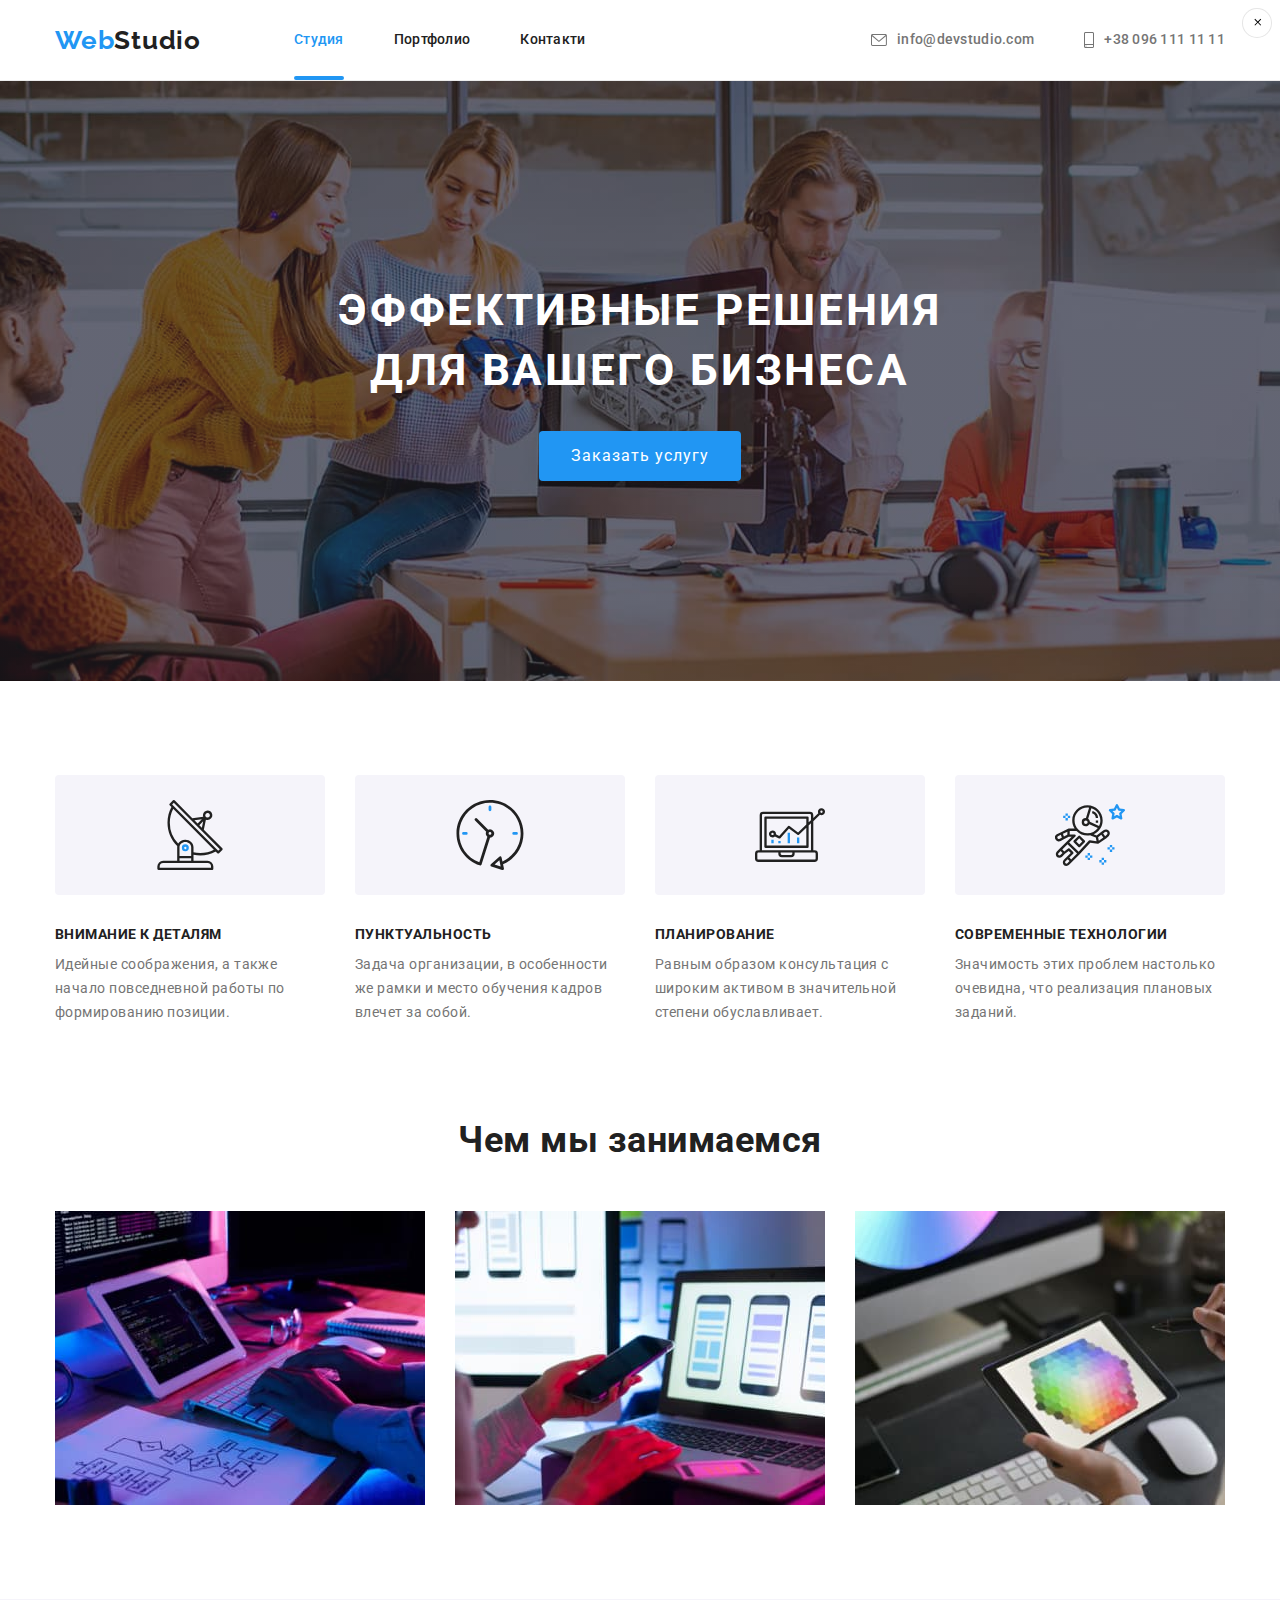
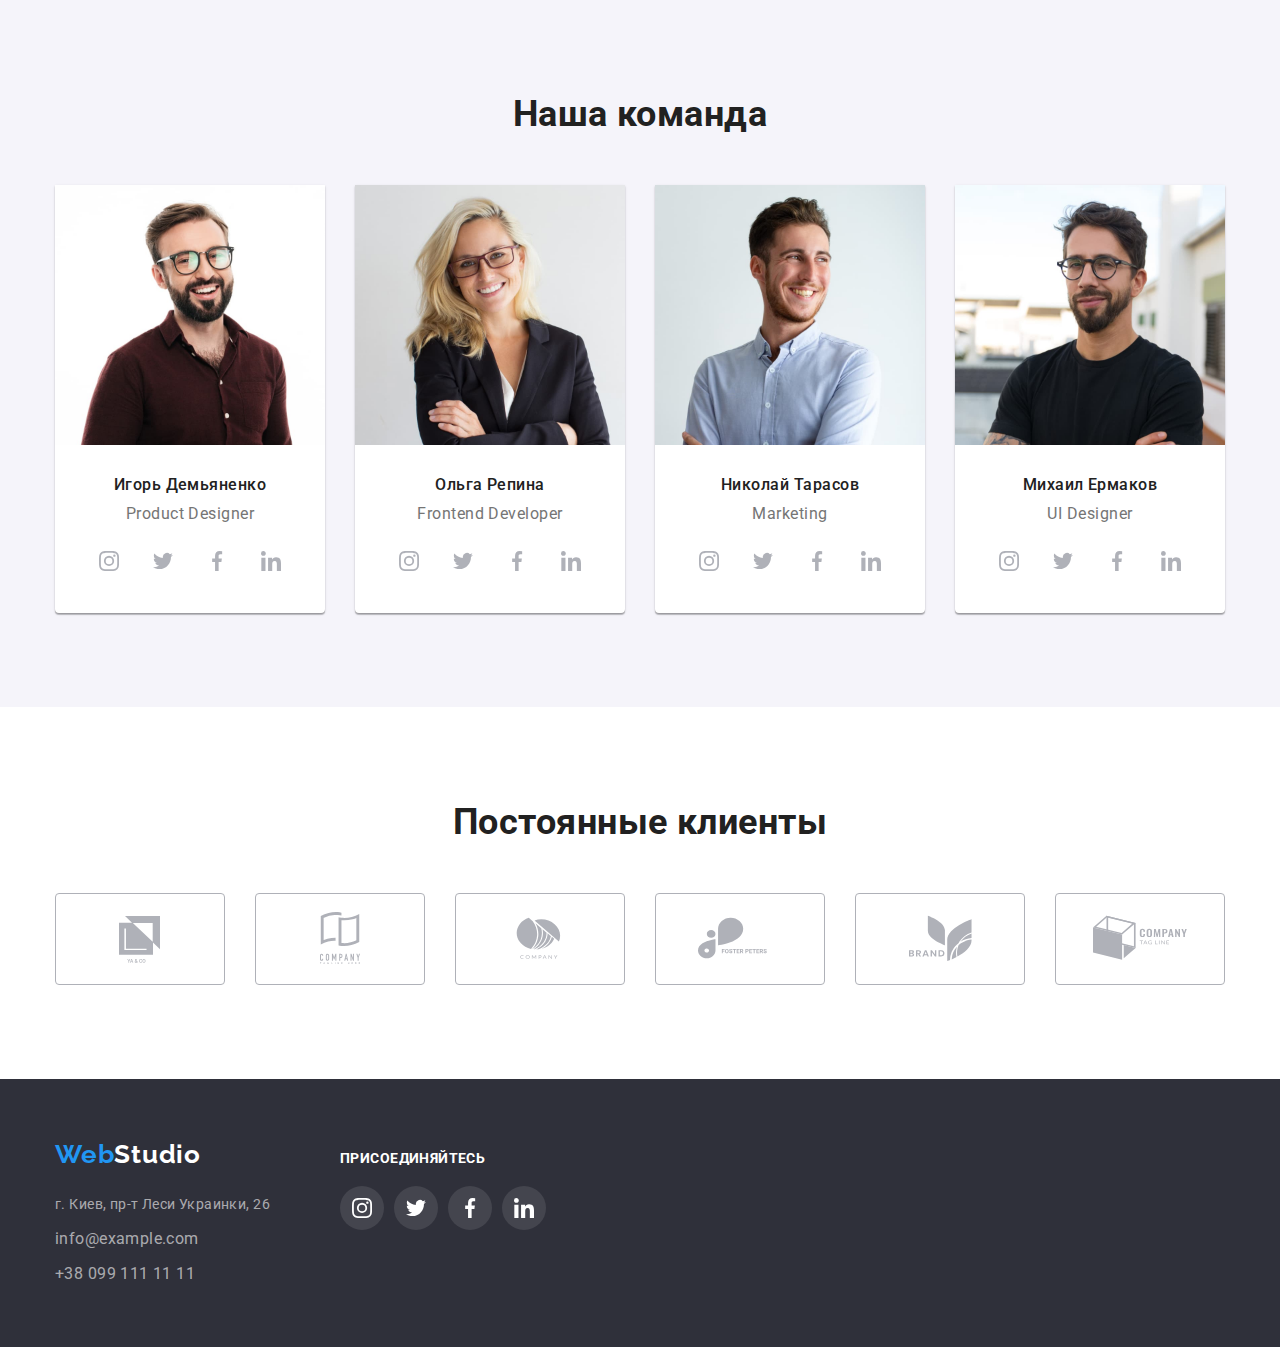
<file: index.html>
<!DOCTYPE html>
<html lang="en">
  <head>
    <meta charset="UTF-8" />
    <meta http-equiv="X-UA-Compatible" content="IE=edge" />
    <meta name="viewport" content="width=device-width, initial-scale=1.0" />
    <title>homework</title>
    <link
      href="https://fonts.googleapis.com/css2?family=Raleway:wght@700&family=Roboto:wght@400;500;700;900&display=swap"
      rel="stylesheet"
    />
    <link
      rel="stylesheet"
      href="https://cdnjs.cloudflare.com/ajax/libs/modern-normalize/1.1.0/modern-normalize.min.css"
    />
    <link rel="stylesheet" href="./css/styles.css" />
  </head>
  <body class="body">
    <header class="header">
      <div class="container header-container">
        <a class="link-logo logo-header" href="./index.html"
          ><span class="logo">Web</span><span class="logo-part">Studio</span></a
        >
        <nav class="nav">
          <ul class="list site-nav">
            <li class="site-nav-item">
              <a class="current" class="link" href="./index.html">Студия</a>
            </li>
            <li class="site-nav-item">
              <a class="link" href="./portfolio.html">Портфолио</a>
            </li>
            <li class="site-nav-item"><a class="link" href="">Контакти</a></li>
          </ul>
        </nav>
        <ul class="adress-list">
          <li class="adress-list-item">
            <a class="social-link" href="info@devstudio.com">
              <svg class="adress-icon-envelope">
                <use href="./images/icons.svg#icon-envelope"></use>
              </svg>
              info@devstudio.com</a
            >
          </li>
          <li class="adress-list-item">
            <a class="social-link" href="tel:+380961111111">
              <svg class="adress-icon-smatphone">
                <use href="./images/icons.svg#icon-smartphone"></use>
              </svg>
              +38 096 111 11 11</a
            >
          </li>
        </ul>
      </div>
    </header>
    <main class="main">
      <section class="hero">
        <div class="container hero-container">
          <h1 class="headline">Эффективные решения для вашего бизнеса</h1>
          <button class="primary-button" type="button">Заказать услугу</button>
          <div class="backdrop">
            <div class="modal">
              <button
                class="modal-btn"
                type="button"
                aria-label="Кнопка закрытия"
                data-modal-close
              >
                <svg class="modal-close">
                  <use href="./images/icons.svg#icon-close"></use>
                </svg>
              </button>
            </div>
          </div>
        </div>
      </section>
      <section class="advantages">
        <div class="container advantages-container">
          <h2 class="title visually-hidden">Преимущества</h2>
          <ul class="list advantages-list">
            <li class="advantages-list-item">
              <div class="advantages-tumb">
                <svg class="advatages-icon">
                  <use href="./images/icons.svg#icon-antenna"></use>
                </svg>
              </div>
              <h3 class="advantages-subtitle">Внимание к деталям</h3>
              <p class="description">
                Идейные соображения, а также начало повседневной работы по
                формированию позиции.
              </p>
            </li>
            <li class="advantages-list-item">
              <div class="advantages-tumb">
                <svg class="advatages-icon">
                  <use href="./images/icons.svg#icon-clock"></use>
                </svg>
              </div>
              <h3 class="advantages-subtitle">Пунктуальность</h3>
              <p class="description">
                Задача организации, в особенности же рамки и место обучения
                кадров влечет за собой.
              </p>
            </li>
            <li class="advantages-list-item">
              <div class="advantages-tumb">
                <svg class="advatages-icon">
                  <use href="./images/icons.svg#icon-diagram"></use>
                </svg>
              </div>
              <h3 class="advantages-subtitle">Планирование</h3>
              <p class="description">
                Равным образом консультация с широким активом в значительной
                степени обуславливает.
              </p>
            </li>
            <li class="advantages-list-item">
              <div class="advantages-tumb">
                <svg class="advatages-icon">
                  <use href="./images/icons.svg#icon-astronaut"></use>
                </svg>
              </div>
              <h3 class="advantages-subtitle">Современные технологии</h3>
              <p class="description">
                Значимость этих проблем настолько очевидна, что реализация
                плановых заданий.
              </p>
            </li>
          </ul>
        </div>
      </section>
      <section class="we-doing">
        <div class="container container-we-doing">
          <h2 class="title we-doing-title">Чем мы занимаемся</h2>
          <ul class="list we-doing-list">
            <li class="we-doing-item">
              <img
                class="image we-doing-img"
                src="./images/deweloper.jpg"
                alt="разработка"
                width="370"
              />
            </li>
            <li class="we-doing-item">
              <img
                class="image we-doing-img"
                src="./images/design.jpg"
                alt="дизайн"
                width="370"
              />
            </li>
            <li class="we-doing-item">
              <img
                class="image we-doing-img"
                src="./images/marketing.jpg"
                alt="продвижение"
                width="370"
              />
            </li>
          </ul>
        </div>
      </section>
      <section class="our-team">
        <div class="container our-team-container">
          <h2 class="title our-team-title">Наша команда</h2>
          <ul class="list our-team-list">
            <li class="our-team-item">
              <img
                src="./images/igor-demianenko.jpg"
                alt="Игорь Демьяненко"
                width="270"
                height="260"
              />
              <div class="name-card-thumb">
                <h3 class="name-card">Игорь Демьяненко</h3>
                <p class="name-card-description">Product Designer</p>
                <ul class="list social-link-list">
                  <li class="social-link-item">
                    <a class="link social-link-logo" href=""
                      ><svg class="social-icon">
                        <use
                          href="./images/icons.svg#icon-instagram"
                        ></use></svg
                    ></a>
                  </li>
                  <li class="social-link-item">
                    <a class="link social-link-logo" href=""
                      ><svg class="social-icon">
                        <use href="./images/icons.svg#icon-twitter"></use></svg
                    ></a>
                  </li>
                  <li class="social-link-item">
                    <a class="link social-link-logo" href=""
                      ><svg class="social-icon">
                        <use href="./images/icons.svg#icon-facebook"></use></svg
                    ></a>
                  </li>
                  <li class="social-link-item">
                    <a class="link social-link-logo" href=""
                      ><svg class="social-icon">
                        <use href="./images/icons.svg#icon-linkedin"></use></svg
                    ></a>
                  </li>
                </ul>
              </div>
            </li>

            <li class="our-team-item">
              <img
                src="./images/olga-repina.jpg"
                alt="Ольга Репина"
                width="270"
                height="260"
              />
              <div class="name-card-thumb">
                <h3 class="name-card">Ольга Репина</h3>
                <p class="name-card-description">Frontend Developer</p>
                <ul class="list social-link-list">
                  <li class="social-link-item">
                    <a class="link social-link-logo" href=""
                      ><svg class="social-icon">
                        <use
                          href="./images/icons.svg#icon-instagram"
                        ></use></svg
                    ></a>
                  </li>
                  <li class="social-link-item">
                    <a class="link social-link-logo" href=""
                      ><svg class="social-icon">
                        <use href="./images/icons.svg#icon-twitter"></use></svg
                    ></a>
                  </li>
                  <li class="social-link-item">
                    <a class="link social-link-logo" href=""
                      ><svg class="social-icon">
                        <use href="./images/icons.svg#icon-facebook"></use></svg
                    ></a>
                  </li>
                  <li class="social-link-item">
                    <a class="link social-link-logo" href=""
                      ><svg class="social-icon">
                        <use href="./images/icons.svg#icon-linkedin"></use></svg
                    ></a>
                  </li>
                </ul>
              </div>
            </li>

            <li class="our-team-item">
              <img
                src="./images/nikolai-taras.jpg"
                alt="Николай Тарасов"
                width="270"
                height="260"
              />
              <div class="name-card-thumb">
                <h3 class="name-card">Николай Тарасов</h3>
                <p class="name-card-description">Marketing</p>
                <ul class="list social-link-list">
                  <li class="social-link-item">
                    <a class="link social-link-logo" href=""
                      ><svg class="social-icon">
                        <use
                          href="./images/icons.svg#icon-instagram"
                        ></use></svg
                    ></a>
                  </li>
                  <li class="social-link-item">
                    <a class="link social-link-logo" href=""
                      ><svg class="social-icon">
                        <use href="./images/icons.svg#icon-twitter"></use></svg
                    ></a>
                  </li>
                  <li class="social-link-item">
                    <a class="link social-link-logo" href=""
                      ><svg class="social-icon">
                        <use href="./images/icons.svg#icon-facebook"></use></svg
                    ></a>
                  </li>
                  <li class="social-link-item">
                    <a class="link social-link-logo" href=""
                      ><svg class="social-icon">
                        <use href="./images/icons.svg#icon-linkedin"></use></svg
                    ></a>
                  </li>
                </ul>
              </div>
            </li>

            <li class="our-team-item">
              <img
                src="./images/mikhail-ermakow.jpg"
                alt="Михаил Ермаков"
                width="270"
                height="260"
              />
              <div class="name-card-thumb">
                <h3 class="name-card">Михаил Ермаков</h3>
                <p class="name-card-description">UI Designer</p>
                <ul class="list social-link-list">
                  <li class="social-link-item">
                    <a class="link social-link-logo" href=""
                      ><svg class="social-icon">
                        <use
                          href="./images/icons.svg#icon-instagram"
                        ></use></svg
                    ></a>
                  </li>
                  <li class="social-link-item">
                    <a class="link social-link-logo" href=""
                      ><svg class="social-icon">
                        <use href="./images/icons.svg#icon-twitter"></use></svg
                    ></a>
                  </li>
                  <li class="social-link-item">
                    <a class="link social-link-logo" href=""
                      ><svg class="social-icon">
                        <use href="./images/icons.svg#icon-facebook"></use></svg
                    ></a>
                  </li>
                  <li class="social-link-item">
                    <a class="link social-link-logo" href=""
                      ><svg class="social-icon">
                        <use href="./images/icons.svg#icon-linkedin"></use></svg
                    ></a>
                  </li>
                </ul>
              </div>
            </li>
          </ul>
        </div>
      </section>
      <section class="loyal-clients">
        <div class="container loyal-clients-container">
          <h2 class="title loyal-clients-title">Постоянные клиенты</h2>
          <ul class="list loyal-clients-list">
            <li class="loyal-clients-item">
              <a class="loyal-clients-link" href=""
                ><svg class="loyal-clients-icon">
                  <use href="./images/icons.svg#icon-yaco"></use></svg
              ></a>
            </li>
            <li class="loyal-clients-item">
              <a class="loyal-clients-link" href=""
                ><svg class="loyal-clients-icon">
                  <use href="./images/icons.svg#icon-teg-line-here"></use></svg
              ></a>
            </li>
            <li class="loyal-clients-item">
              <a class="loyal-clients-link" href=""
                ><svg class="loyal-clients-icon">
                  <use href="./images/icons.svg#icon-company"></use></svg
              ></a>
            </li>
            <li class="loyal-clients-item">
              <a class="loyal-clients-link" href=""
                ><svg class="loyal-clients-icon">
                  <use href="./images/icons.svg#icon-fosters-peters"></use></svg
              ></a>
            </li>
            <li class="loyal-clients-item">
              <a class="loyal-clients-link" href=""
                ><svg class="loyal-clients-icon">
                  <use href="./images/icons.svg#icon-brand"></use></svg
              ></a>
            </li>
            <li class="loyal-clients-item">
              <a class="loyal-clients-link" href=""
                ><svg class="loyal-clients-icon">
                  <use href="./images/icons.svg#icon-teg-line-company"></use>
                </svg>
              </a>
            </li>
          </ul>
        </div>
      </section>
    </main>

    <footer class="footer">
      <div class="container footer-container">
        <div class="left-side-footer">
          <a class="link-logo footer-logo" href="./index.html"
            ><span class="secondary-logo">Web</span
            ><span class="secondary-logo-part">Studio</span></a
          >
          <address>
            <ul class="list footer-list">
              <li class="footer-item">
                <a
                  class="location foooter-link"
                  href="https://goo.gl/maps/ucjbZsQNSiqvQGc47"
                  >г. Киев, пр-т Леси Украинки, 26
                </a>
              </li>
              <li class="footer-item">
                <a class="foooter-link" href="info@example.com">
                  info@example.com</a
                >
              </li>
              <li class="footer-item">
                <a class="foooter-link" href="tel:+380991111111"
                  >+38 099 111 11 11</a
                >
              </li>
            </ul>
          </address>
        </div>
        <div class="right-site-footer">
          <p class="join">присоединяйтесь</p>
          <ul class="list social-link-list">
            <li class="social-link-item">
              <a class="link social-link-logo social-link-footer" href=""
                ><svg class="social-icon">
                  <use href="./images/icons.svg#icon-instagram"></use></svg
              ></a>
            </li>
            <li class="social-link-item">
              <a class="link social-link-logo social-link-footer" href=""
                ><svg class="social-icon">
                  <use href="./images/icons.svg#icon-twitter"></use></svg
              ></a>
            </li>
            <li class="social-link-item">
              <a class="link social-link-logo social-link-footer" href=""
                ><svg class="social-icon">
                  <use href="./images/icons.svg#icon-facebook"></use></svg
              ></a>
            </li>
            <li class="social-link-item">
              <a class="link social-link-logo social-link-footer" href=""
                ><svg class="social-icon">
                  <use href="./images/icons.svg#icon-linkedin"></use></svg
              ></a>
            </li>
          </ul>
        </div>
      </div>
    </footer>
  </body>
</html>
</file>
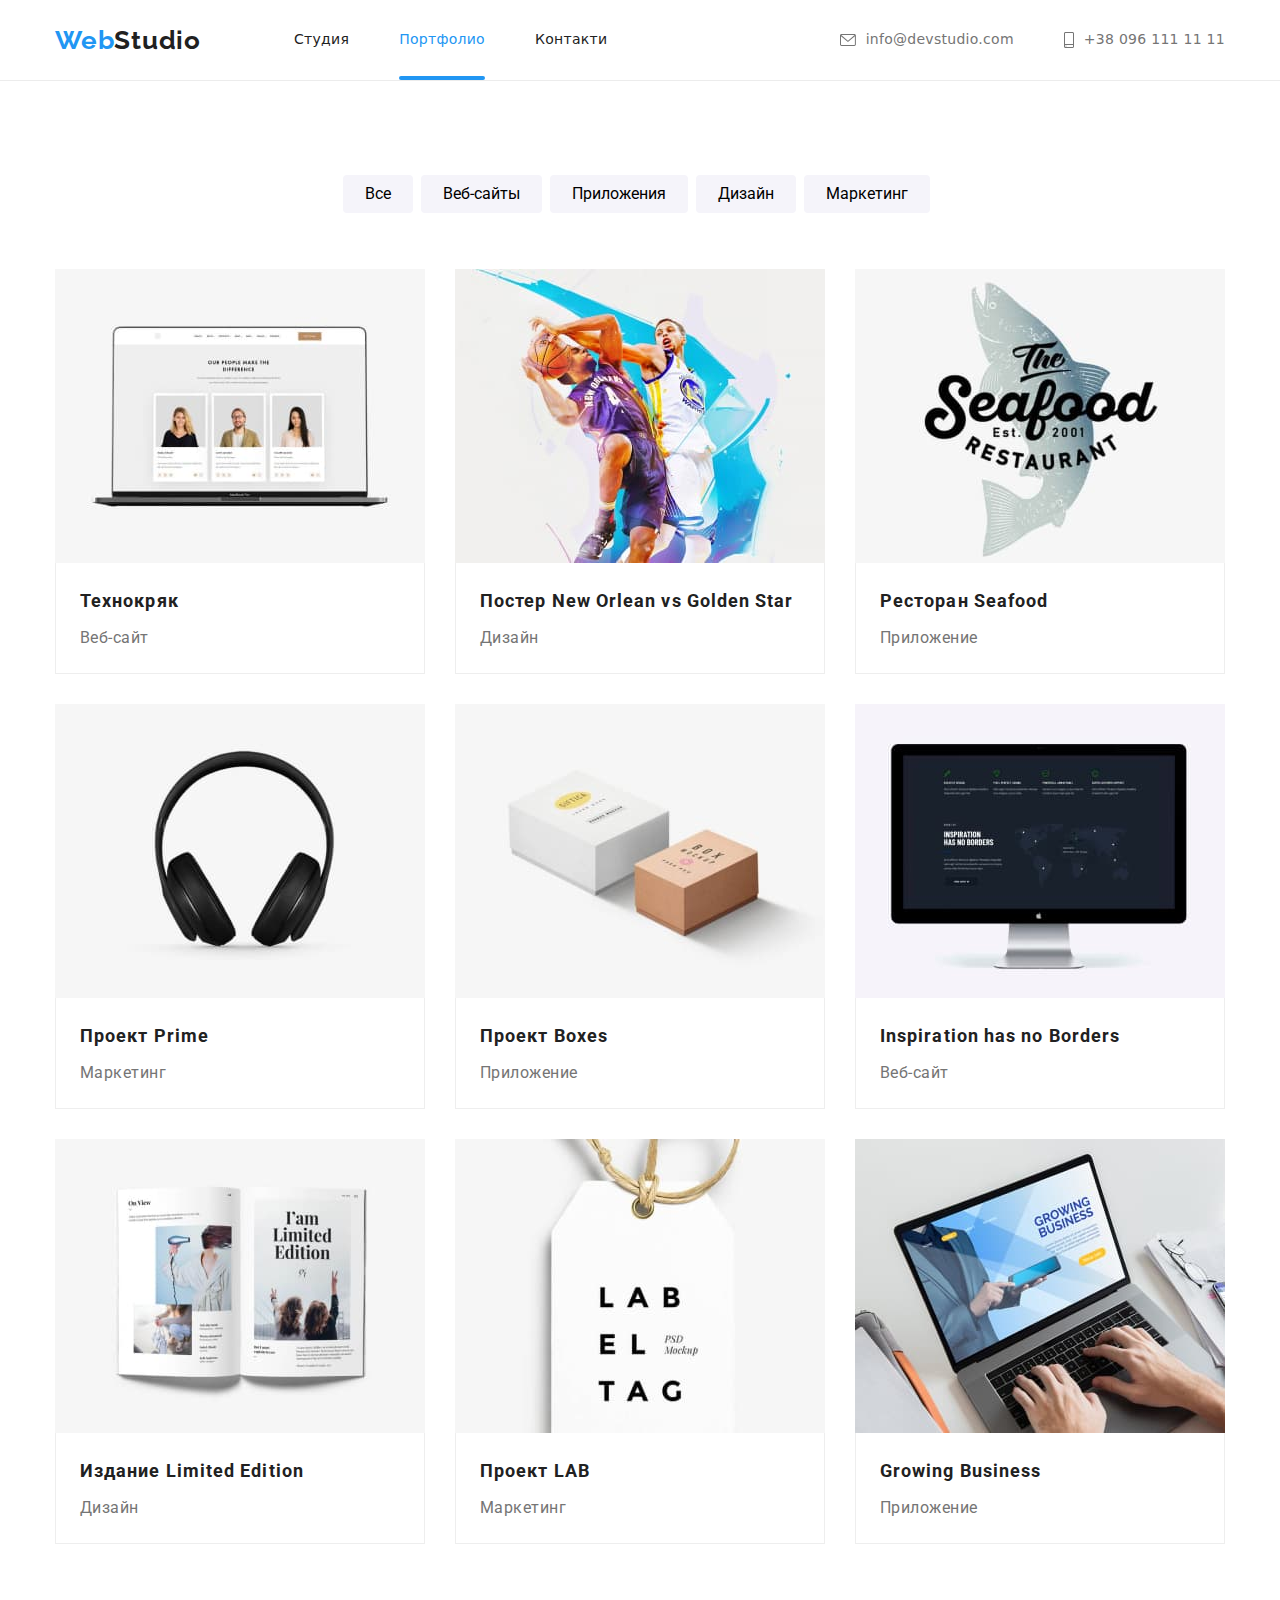
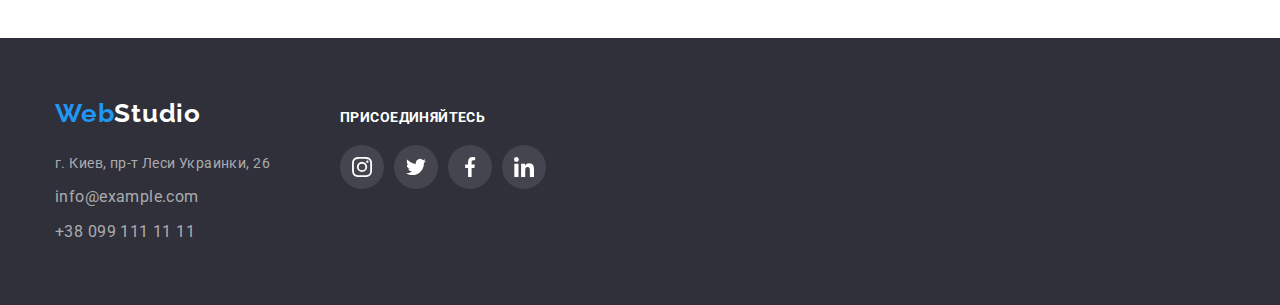
<file: portfolio.html>
<!DOCTYPE html>
<html lang="en">
  <head>
    <meta charset="UTF-8" />
    <meta http-equiv="X-UA-Compatible" content="IE=edge" />
    <meta name="viewport" content="width=device-width, initial-scale=1.0" />
    <title>Document</title>

    <link
      href="https://fonts.googleapis.com/css2?family=Raleway:wght@700&family=Roboto:wght@400;500;700;900&display=swap"
      rel="stylesheet"
    />
    <link
      rel="stylesheet"
      href="https://cdnjs.cloudflare.com/ajax/libs/modern-normalize/1.1.0/modern-normalize.min.css"
    />

    <link rel="stylesheet" href="./css/styles.css" />
  </head>
  <body>
    <header class="header">
      <div class="container header-container">
        <a class="link-logo logo-header" href="./index.html"
          ><span class="logo">Web</span><span class="logo-part">Studio</span></a
        >
        <nav class="nav">
          <ul class="list site-nav">
            <li class="site-nav-item">
              <a class="link" href="./index.html">Студия</a>
            </li>
            <li class="site-nav-item">
              <a class="current" class="link" href="./portfolio.html"
                >Портфолио</a
              >
            </li>
            <li class="site-nav-item"><a class="link" href="">Контакти</a></li>
          </ul>
        </nav>
        <ul class="adress-list">
          <li class="adress-list-item">
            <a class="social-link" href="info@devstudio.com">
              <svg class="adress-icon-envelope">
                <use href="./images/icons.svg#icon-envelope"></use>
              </svg>
              info@devstudio.com</a
            >
          </li>
          <li class="adress-list-item">
            <a class="social-link" href="tel:+380961111111">
              <svg class="adress-icon-smatphone">
                <use href="./images/icons.svg#icon-smartphone"></use>
              </svg>
              +38 096 111 11 11</a
            >
          </li>
        </ul>
      </div>
    </header>
    <main class="main">
      <section class="portfolio">
        <div class="container portfolio-container">
          <h1 class="visually-hidden">PORTFOLIO</h1>
          <ul class="list button-list">
            <li class="button-list-item">
              <button class="button">Все</button>
            </li>
            <li class="button-list-item">
              <button class="button">Веб-сайты</button>
            </li>
            <li class="button-list-item">
              <button class="button">Приложения</button>
            </li>
            <li class="button-list-item">
              <button class="button">Дизайн</button>
            </li>
            <li class="button-list-item">
              <button class="button">Маркетинг</button>
            </li>
          </ul>

          <ul class="list worklist">
            <li class="worklist-item">
              <a class="link-portfolio" href="">
                <img
                  class="img"
                  src="./images/tehnokriak.jpg"
                  alt="Технокряк"
                  width="370"
                  height="294"
                />
                <div class="worklist-item-box">
                  <h2 class="worklist-title">Технокряк</h2>
                  <p class="text">Веб-сайт</p>
                </div>
              </a>
            </li>
            <li class="worklist-item">
              <a class="link-portfolio" href="">
                <img
                  src="./images/poster-neworlean.jpg"
                  alt="Постер New Orlean vs Golden Star"
                  width="370"
                  height="294"
                />
                <div class="worklist-item-box">
                  <h2 class="worklist-title">
                    Постер New Orlean vs Golden Star
                  </h2>
                  <p class="text">Дизайн</p>
                </div>
              </a>
            </li>
            <li class="worklist-item">
              <a class="link-portfolio" href="">
                <img
                  class="img"
                  src="./images/seafood-restaurant.jpg"
                  alt="Ресторан Seafood"
                  width="370"
                  height="294"
                />
                <div class="worklist-item-box">
                  <h2 class="worklist-title">Ресторан Seafood</h2>
                  <p class="text">Приложение</p>
                </div>
              </a>
            </li>
            <li class="worklist-item">
              <a class="link-portfolio" href="">
                <img
                  class="img"
                  src="./images/project-prime.jpg"
                  alt="Проект Prime"
                  width="370"
                  height="294"
                />
                <div class="worklist-item-box">
                  <h2 class="worklist-title">Проект Prime</h2>
                  <p class="text">Маркетинг</p>
                </div>
              </a>
            </li>
            <li class="worklist-item">
              <a class="link-portfolio" href="">
                <img
                  class="img"
                  src="./images/project-boxes.jpg"
                  alt="Проект Boxes"
                  width="370"
                  height="294"
                />
                <div class="worklist-item-box">
                  <h2 class="worklist-title">Проект Boxes</h2>
                  <p class="text">Приложение</p>
                </div>
              </a>
            </li>
            <li class="worklist-item">
              <a class="link-portfolio" href="">
                <img
                  class="img"
                  src="./images/inspiration-has-no-borders.jpg"
                  alt="Inspiration has no Borders"
                  width="370"
                  height="294"
                />
                <div class="worklist-item-box">
                  <h2 class="worklist-title">Inspiration has no Borders</h2>
                  <p class="text">Веб-сайт</p>
                </div>
              </a>
            </li>
            <li class="worklist-item">
              <a class="link-portfolio" href="">
                <img
                  class="img"
                  src="./images/limited-edition.jpg"
                  alt="Издание Limited Edition"
                  width="370"
                  height="294"
                />
                <div class="worklist-item-box">
                  <h2 class="worklist-title">Издание Limited Edition</h2>
                  <p class="text">Дизайн</p>
                </div>
              </a>
            </li>
            <li class="worklist-item">
              <a class="link-portfolio" href="">
                <img
                  class="img"
                  src="./images/project-lab.jpg"
                  alt="Проект LAB"
                  width="370"
                  height="294"
                />
                <div class="worklist-item-box">
                  <h2 class="worklist-title">Проект LAB</h2>
                  <p class="text">Маркетинг</p>
                </div>
              </a>
            </li>
            <li class="worklist-item">
              <a class="link-portfolio" href="">
                <img
                  class="img"
                  src="./images/growing-busines.jpg"
                  alt="Growing Business"
                  width="370"
                  height="294"
                />
                <div class="worklist-item-box">
                  <h2 class="worklist-title">Growing Business</h2>
                  <p class="text">Приложение</p>
                </div>
              </a>
            </li>
          </ul>
        </div>
      </section>
    </main>
    <footer class="footer">
      <div class="container footer-container">
        <div class="left-side-footer">
          <a class="link-logo footer-logo" href="./index.html"
            ><span class="secondary-logo">Web</span
            ><span class="secondary-logo-part">Studio</span></a
          >
          <address>
            <ul class="list footer-list">
              <li class="footer-item">
                <a
                  class="location foooter-link"
                  href="https://goo.gl/maps/ucjbZsQNSiqvQGc47"
                  >г. Киев, пр-т Леси Украинки, 26
                </a>
              </li>
              <li class="footer-item">
                <a class="foooter-link" href="info@example.com">
                  info@example.com</a
                >
              </li>
              <li class="footer-item">
                <a class="foooter-link" href="tel:+380991111111"
                  >+38 099 111 11 11</a
                >
              </li>
            </ul>
          </address>
        </div>
        <div class="right-site-footer">
          <p class="join">присоединяйтесь</p>
          <ul class="list social-link-list">
            <li class="social-link-item">
              <a class="link social-link-logo social-link-footer" href=""
                ><svg class="social-icon">
                  <use href="./images/icons.svg#icon-instagram"></use></svg
              ></a>
            </li>
            <li class="social-link-item">
              <a class="link social-link-logo social-link-footer" href=""
                ><svg class="social-icon">
                  <use href="./images/icons.svg#icon-twitter"></use></svg
              ></a>
            </li>
            <li class="social-link-item">
              <a class="link social-link-logo social-link-footer" href=""
                ><svg class="social-icon">
                  <use href="./images/icons.svg#icon-facebook"></use></svg
              ></a>
            </li>
            <li class="social-link-item">
              <a class="link social-link-logo social-link-footer" href=""
                ><svg class="social-icon">
                  <use href="./images/icons.svg#icon-linkedin"></use></svg
              ></a>
            </li>
          </ul>
        </div>
      </div>
    </footer>
  </body>
</html>
</file>
<file: css/styles.css>
:root {
  --primary-text-color: #212121;
  --background-color: #2f303a;
  --logo-hover-text-color: #2196f3;
  --secondary-text-color: #757575;
  --accent-color: #ffffff;
  --background-icons-color: #f5f4fa;
}
.container {
  margin: 0px auto;
  width: 1200px;
  padding-right: 15px;
  padding-left: 15px;
}
.body {
  font-family: Roboto, sans-serif;
  font-weight: 500;
  letter-spacing: 0.03em;

  color: var(--primary-text-color);
}
.list {
  list-style: none;
  font-size: 16px;
  line-height: 1.62;
  margin: 0px;
  padding: 0px;
}
h1,
h2,
h3,
h4,
p {
  margin: 0px;
  padding: 0px;
}
.visually-hidden {
  position: absolute;
  width: 1px;
  height: 1px;
  margin: -1px;
  padding: 0;
  overflow: hidden;
  border: 0;
  clip: rect(0 0 0 0);
}
img {
  display: block;
  max-width: 100%;
}
/* HEADER */
.header {
  border-bottom: 1px solid #ececec;
}

.header-container {
  display: flex;
  align-items: center;
  margin: 0 auto;
}

.nav {
  display: flex;
  margin-left: 93px;
  margin-right: 0px;
}
.link-logo {
  text-decoration: none;
}
.logo {
  color: var(--logo-hover-text-color);
  font-family: Raleway;
  font-weight: 700;
  font-size: 26px;
  line-height: 1.19;
  letter-spacing: 0.03em;
  text-decoration: none;
}
.logo-part {
  font-family: Raleway;
  font-weight: 700;
  font-size: 26px;
  line-height: 1.19;
  letter-spacing: 0.03em;
  color: var(--primary-text-color);
  text-decoration: none;
}
.site-nav {
  font-weight: 500;
  font-size: 14px;
  line-height: 1.14;
  letter-spacing: 0.02em;
  list-style: none;
  display: flex;
}

.site-nav-item {
  position: relative;
  margin-right: 50px;
}
.site-nav-item:last-child {
  margin-right: 0px;
}

.site-nav .link {
  color: var(--primary-text-color);
  text-decoration: none;
  display: block;
  padding-top: 32px;
  padding-bottom: 32px;
}
.current {
  display: block;
  color: var(--logo-hover-text-color);
  text-decoration: none;
  padding-top: 32px;
  padding-bottom: 32px;
}
.current::after {
  content: "";
  position: absolute;
  bottom: 0;
  right: 0;
  width: 100%;
  height: 4px;
  background-color: var(--logo-hover-text-color);
  border: 2px solid var(--logo-hover-text-color);
  border-radius: 2px;
}
.site-nav :hover,
.site-nav :focus {
  color: var(--logo-hover-text-color);
}
.link:active {
  color: var(--logo-hover-text-color);
}
.adress-list {
  font-size: 14px;
  line-height: 1.14;
  letter-spacing: 0.02em;
  list-style: none;
  display: flex;
  margin-left: auto;
}
.adress-list-item {
  margin-right: 50px;
}
.adress-list-item:last-child {
  margin-right: 0px;
}
.social-link {
  display: flex;
  align-items: center;
  color: var(--secondary-text-color);
  text-decoration: none;
  list-style: none;
  fill: var(--secondary-text-color);
}
.social-link:hover,
.social-link:focus {
  color: var(--logo-hover-text-color);
  fill: var(--logo-hover-text-color);
}
.adress-icon-envelope {
  width: 16px;
  height: 12px;
  margin-right: 10px;
}
.adress-icon-smatphone {
  width: 10px;
  height: 16px;
  margin-right: 10px;
}
/********HERO********/
.hero {
  max-width: 1600px;
  background-color: var(--background-color);
  padding: 200px 0;
  background-position: center;
  background-size: cover;
  background-image: linear-gradient(
      to right,
      rgba(47, 48, 58, 0.4),
      rgba(47, 48, 58, 0.4)
    ),
    url(../images/background-hero.jpg);
}
.headline {
  font-size: 44px;
  line-height: 1.36;
  text-align: center;
  letter-spacing: 0.06em;
  text-transform: uppercase;

  color: var(--accent-color);
  display: block;
  max-width: 696px;
  margin-left: auto;
  margin-right: auto;
  margin-bottom: 30px;
}
.primary-button {
  font-size: 16px;
  line-height: 1.87;
  text-align: center;
  letter-spacing: 0.06em;

  display: block;
  color: var(--accent-color);
  background-color: var(--logo-hover-text-color);
  border-radius: 4px;
  border: transparent;
  margin: 0 auto;
  padding: 10px 32px;
}

.backdrop0 {
  position: fixed;
  top: 0;
  left: 0;
  width: 100vw;
  height: 100vh;
  background-color: rgba(0, 0, 0, 0.2);
  z-index: 2;
}
.modal0 {
  position: absolute;
  top: 50%;
  left: 50%;
  transform: translate(-50%, -50%);
  width: 528px;
  height: 581px;
  background: #ffffff;
  box-shadow: 0px 1px 3px rgba(0, 0, 0, 0.12), 0px 1px 1px rgba(0, 0, 0, 0.14),
    0px 2px 1px rgba(0, 0, 0, 0.2);
  border-radius: 4px;
}
.modal-btn {
  position: absolute;
  top: 8px;
  right: 8px;
  width: 30px;
  height: 30px;
  background-color: #fff;
  border: 1px solid rgba(0, 0, 0, 0.1);
  border-radius: 50%;
  cursor: pointer;
}
.modal-close {
  width: 11px;
  height: 11px;
}

/********Advantages********/
.title {
  font-size: 36px;
  line-height: 1.17;
  text-align: center;
}
.advantages {
  padding-top: 94px;
  padding-bottom: 94px;
}
.advantages-list {
  display: flex;
  padding: 0px;
  align-items: flex-start;
}
.advantages-list-item {
  margin-right: 30px;
  width: 270px;
}

.advantages-list-item:last-child {
  margin-right: 0px;
}
.advantages-subtitle {
  font-size: 14px;
  line-height: 1.33;
  text-transform: uppercase;
  text-align: start;

  display: flex;
  margin-bottom: 10px;
}

.description {
  font-weight: 400;
  color: var(--secondary-text-color);
  font-size: 14px;
  line-height: 1.71;
  text-align: start;

  margin-right: 30px;
}
.description:last-child {
  margin-right: 0px;
}
.advatages-icon {
  width: 70px;
  height: 70px;
}
.advantages-tumb {
  display: flex;
  justify-content: center;
  align-items: center;
  width: 270px;
  height: 120px;
  margin-bottom: 30px;
  border-color: transparent;
  border-radius: 4px;
  background-color: var(--background-icons-color);
}
/********WE-DOING********/
.we-doing {
  padding-bottom: 94px;
}
.we-doing-title {
  min-width: 396px;
  margin-bottom: 50px;
}
.we-doing-list {
  display: flex;
  padding: 0px;
}
.we-doing-item {
  margin-right: 30px;
}
.we-doing-item:last-child {
  margin-right: 0px;
}

/******** our-team********/
.our-team {
  padding: 94px 0px;
  background-color: #f5f4fa;
}
.our-team-title {
  margin-bottom: 50px;
}
.our-team-list {
  display: flex;
}
.our-team-item {
  background-color: #fff;
  margin-right: 30px;
  box-shadow: 0px 1px 3px rgba(0, 0, 0, 0.12), 0px 1px 1px rgba(0, 0, 0, 0.14),
    0px 2px 1px rgba(0, 0, 0, 0.2);
  border-radius: 0px 0px 4px 4px;
}
.our-team-item:last-child {
  margin-right: 0px;
}

.name-card-thumb {
  padding-top: 30px;
  padding-bottom: 30px;
}
.name-card {
  font-weight: 500;
  font-size: 16px;
  line-height: 1.19;
  text-align: center;

  margin-bottom: 10px;
}
.name-card-description {
  font-weight: 400;
  font-size: 16px;
  line-height: 1.19;

  text-align: center;
  color: var(--secondary-text-color);
  margin-bottom: 16px;
}

.social-link-list {
  display: flex;
  justify-content: center;
}
.social-link-item {
  margin-right: 10px;
}
.social-link-item:last-child {
  margin-right: 0;
}
.social-link-logo {
  display: flex;
  justify-content: center;
  align-items: center;
  width: 44px;
  height: 44px;
  border-radius: 50%;
  background: #ffffff;
  fill: #afb1b8;
}
.social-link-logo:hover {
  fill: var(--accent-color);
  background-color: var(--logo-hover-text-color);
}
.social-icon {
  width: 20px;
  height: 20px;
}

/********loyal-clients-list ********/
.loyal-clients {
  padding-top: 94px;
  padding-bottom: 94px;
}
.loyal-clients-title {
  margin-bottom: 50px;
}
.loyal-clients-list {
  display: flex;
  justify-content: center;
}
.loyal-clients-item {
  display: flex;
  justify-content: center;
  align-items: center;
  margin-right: 30px;
}
.loyal-clients-item:last-child {
  margin-right: 0;
}
.loyal-clients-icon {
  width: 106px;
  height: 60px;
}
.loyal-clients-link {
  display: flex;
  justify-content: center;
  align-items: center;
  width: 170px;
  height: 92px;
  border: 1px solid #afb1b8;
  border-radius: 4px;
  fill: #afb1b8;
}
.loyal-clients-link:hover {
  fill: var(--logo-hover-text-color);

  border: 1px solid var(--logo-hover-text-color);
  border-radius: 4px;
}
/******** footer********/
.footer-container {
  display: flex;
  align-items: baseline;
}
.left-side-footer {
  margin-right: 70px;
}
.footer-logo {
  display: inline-block;
  margin-bottom: 20px;
}
.secondary-logo {
  font-family: Raleway;
  font-weight: 700;
  font-size: 26px;
  line-height: 1.19;

  letter-spacing: 0.03em;

  color: var(--logo-hover-text-color);
  text-decoration: none;
}

.secondary-logo-part {
  font-family: Raleway;
  font-weight: 700;
  font-size: 26px;
  line-height: 1.19;
  letter-spacing: 0.03em;
  color: var(--accent-color);
  text-decoration: none;
}

.footer {
  font-family: Roboto;
  font-size: 14px;
  line-height: 1.71;
  letter-spacing: 0.03em;

  color: rgba(255, 255, 255, 0.6);
  background-color: var(--background-color);
  text-decoration: none;
  padding-top: 60px;
  padding-bottom: 60px;
}
.footer-list {
  font-weight: 400;
  font-style: normal;
  list-style: none;
}
.footer-item {
  margin-bottom: 9px;
}
.footer-item:last-child {
  margin-bottom: 0px;
}
.location {
  font-family: Roboto;
  font-style: normal;
  font-size: 14px;
  line-height: 1.71;

  letter-spacing: 0.03em;

  color: var(--accent-color);
  text-align: start;
}
.foooter-link {
  font-style: normal;
  color: rgba(255, 255, 255, 0.6);
  text-decoration: none;
  text-align: start;
}
.join {
  font-weight: 700;
  font-size: 14px;
  line-height: 16px;
  letter-spacing: 0.03em;
  text-transform: uppercase;
  color: var(--accent-color);
  margin-bottom: 20px;
}
.social-link-footer {
  background-color: rgba(255, 255, 255, 0.1);
  fill: var(--accent-color);
}
/******** portfolio********/
.portfolio {
  padding-top: 94px;
  padding-bottom: 94px;
}
.button-list {
  display: flex;
  align-items: center;
  justify-content: center;
  margin-bottom: 56px;
  margin-right: 8px;
}
.button-list-item:not(:last-child) {
  margin-right: 8px;
}
.button {
  font-family: roboto;
  font-size: 16px;
  line-height: 1.62;
  text-align: center;

  padding: 6px 22px;

  background-color: #f5f4fa;
  border-radius: 4px;

  border: transparent;
}

.button:hover,
.button:focus {
  color: #ffffff;
  background-color: var(--logo-hover-text-color);
  box-shadow: 0px 3px 1px rgba(0, 0, 0, 0.1), 0px 1px 2px rgba(0, 0, 0, 0.08),
    0px 2px 2px rgba(0, 0, 0, 0.12);
}
.worklist {
  list-style: none;
  display: flex;
  flex-wrap: wrap;
}

.worklist-item {
  width: 370px;
  margin-right: 30px;
  margin-bottom: 30px;
}

.worklist-item:nth-child(3n) {
  margin-right: 0;
}
.worklist-item:nth-last-child(-n + 3) {
  margin-bottom: 0;
}
.link-portfolio {
  display: inline-block;
  color: var(--primary-text-color);
  text-decoration: none;
}
.link-portfolio:hover,
.link-portfolio:focus {
  box-shadow: 0px 1px 1px rgba(0, 0, 0, 0.12), 0px 4px 4px rgba(0, 0, 0, 0.06),
    1px 4px 6px rgba(0, 0, 0, 0.16);
}
.worklist-item-box {
  padding: 20px 24px;
  width: 370px;
  border-bottom: 1px solid #eeeeee;
  border-left: 1px solid #eeeeee;
  border-right: 1px solid #eeeeee;
}
.worklist-title {
  font-family: Roboto;
  font-weight: 700;
  font-size: 18px;
  line-height: 2;

  letter-spacing: 0.06em;
  margin-bottom: 4px;
}
.text {
  font-family: Roboto;
  font-weight: 400;
  font-size: 16px;
  line-height: 1.87;

  letter-spacing: 0.03em;

  color: var(--secondary-text-color);
}
</file>
